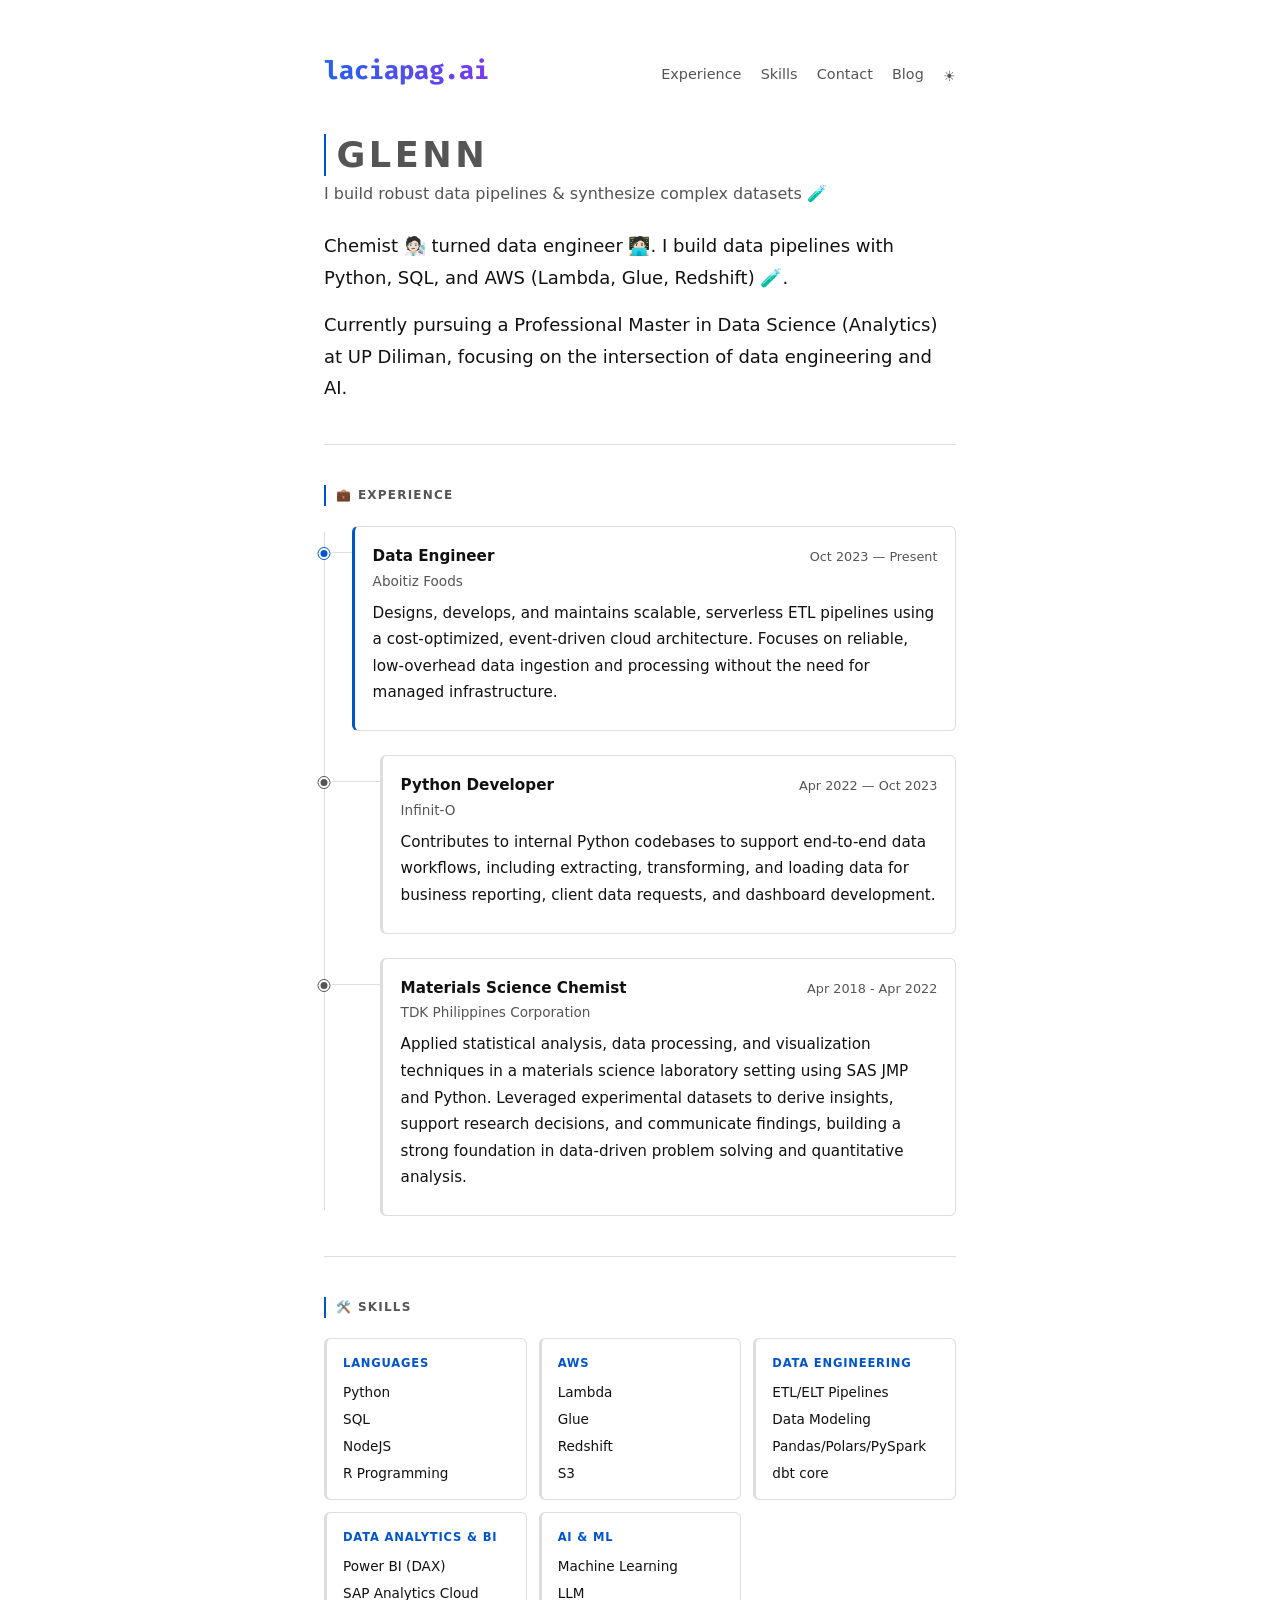
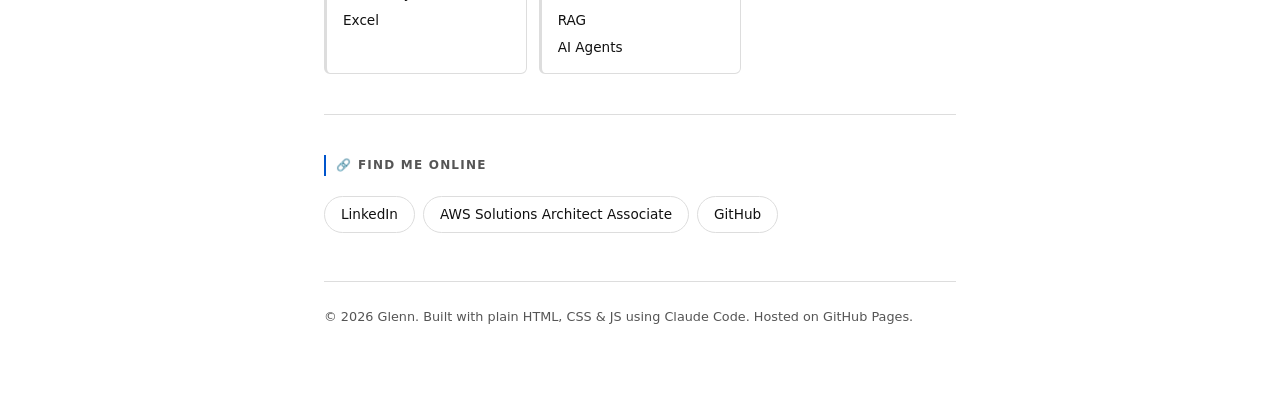
<file: index.html>
<!DOCTYPE html>
<html lang="en">
<head>
  <meta charset="UTF-8" />
  <meta name="viewport" content="width=device-width, initial-scale=1.0" />
  <title>Glenn Laciapag</title>
  <meta name="description" content="Data engineer specializing in Python, SQL, Power BI, and AWS." />
  <meta property="og:type" content="website" />
  <meta property="og:title" content="Glenn Laciapag" />
  <meta property="og:description" content="Data engineer specializing in Python, SQL, Power BI, and AWS." />
  <meta property="og:url" content="https://glaciapag.github.io/LACIAPAGAI-WEB/" />
  <meta name="twitter:card" content="summary" />
  <meta name="twitter:title" content="Glenn Laciapag" />
  <meta name="twitter:description" content="Data engineer specializing in Python, SQL, Power BI, and AWS." />
  <link rel="canonical" href="https://glaciapag.github.io/LACIAPAGAI-WEB/" />
  <link rel="alternate" type="application/rss+xml" title="Glenn Laciapag's Blog" href="feed.xml" />
  <link rel="preconnect" href="https://fonts.googleapis.com" />
  <link href="https://fonts.googleapis.com/css2?family=Fira+Code:wght@400;600&display=swap" rel="stylesheet" />
  <link rel="stylesheet" href="css/style.css" />
</head>
<body>

  <header>
    <h1><a id="site-name" href="./"></a></h1>
    <nav class="header-nav" id="header-nav">
      <button class="theme-toggle" id="theme-toggle" aria-label="Toggle theme">☀︎</button>
    </nav>
  </header>

  <!-- HERO + ABOUT -->
  <section id="hero">
    <h2 class="hero-name" id="hero-name"></h2>
    <p class="hero-tagline" id="hero-tagline"></p>
  </section>
  <section id="about">
    <div class="bio" id="about-paragraphs"></div>
  </section>

  <hr />

  <!-- EXPERIENCE -->
  <section id="experience">
    <h2>💼 Experience</h2>
    <div class="timeline" id="experience-list"></div>
  </section>

  <hr />

  <!-- SKILLS -->
  <section id="skills">
    <h2>🛠️ Skills</h2>
    <div class="skills-grid" id="skills-list"></div>
  </section>

  <hr />

  <!-- CONTACT -->
  <section id="contact">
    <h2>🔗 Find me online</h2>
    <div id="contact-links"></div>
  </section>

  <footer>
    <p id="footer-text"></p>
  </footer>

  <script src="js/main.js"></script>
</body>
</html>
</file>
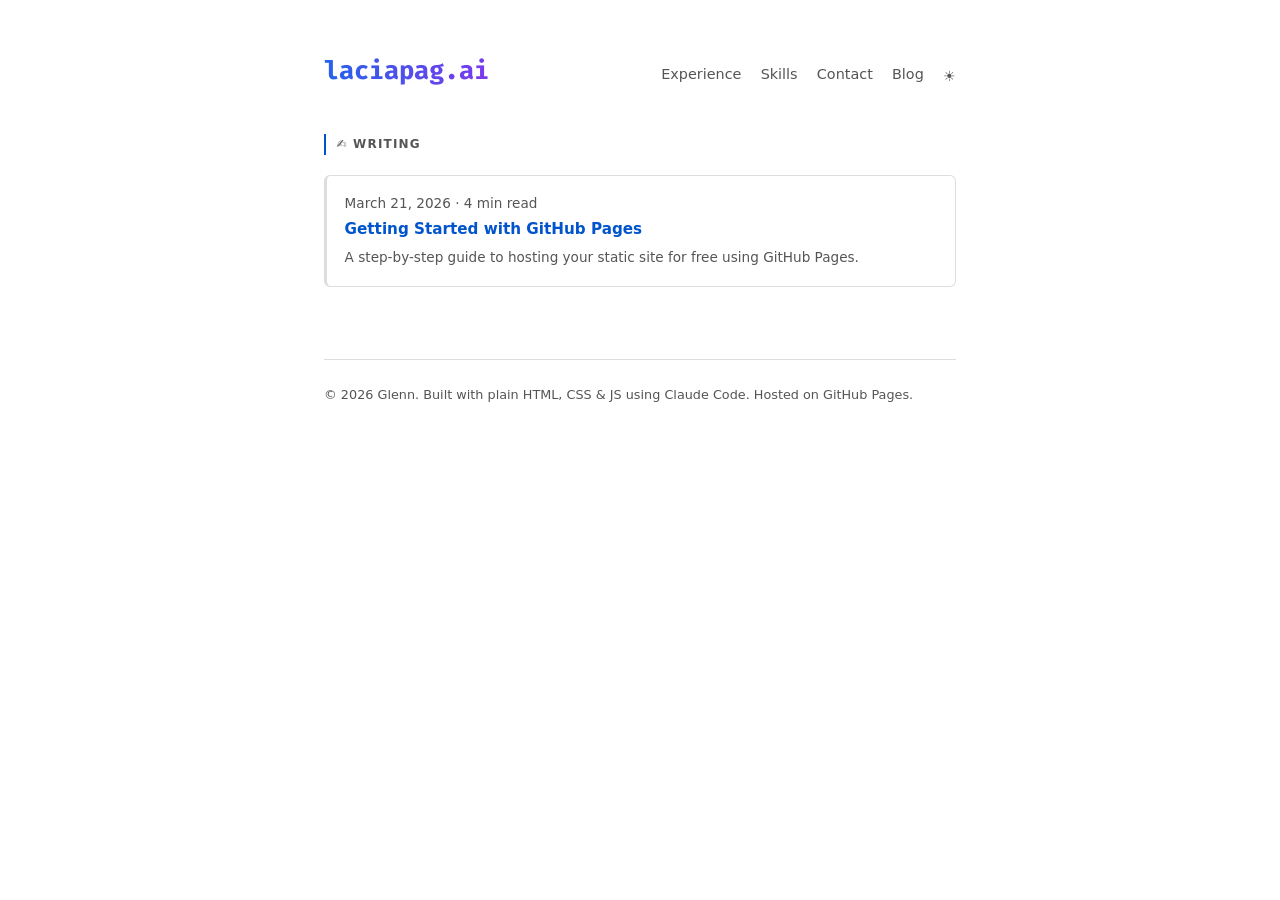
<file: blog/index.html>
<!DOCTYPE html>
<html lang="en">
<head>
  <meta charset="UTF-8" />
  <meta name="viewport" content="width=device-width, initial-scale=1.0" />
  <meta name="description" content="Writing" />
  <title>Blog — Glenn Laciapag</title>
  <meta property="og:type" content="website" />
  <meta property="og:title" content="Blog — Glenn Laciapag" />
  <meta property="og:description" content="Writing" />
  <meta property="og:url" content="https://glaciapag.github.io/LACIAPAGAI-WEB/blog/" />
  <meta name="twitter:card" content="summary" />
  <meta name="twitter:title" content="Blog — Glenn Laciapag" />
  <meta name="twitter:description" content="Writing" />
  <link rel="canonical" href="https://glaciapag.github.io/LACIAPAGAI-WEB/blog/" />
  <link rel="alternate" type="application/rss+xml" title="Glenn Laciapag's Blog" href="../feed.xml" />
  <link rel="preconnect" href="https://fonts.googleapis.com" />
  <link href="https://fonts.googleapis.com/css2?family=Fira+Code:wght@400;600&display=swap" rel="stylesheet" />
  <link rel="stylesheet" href="../css/style.css" />
</head>
<body>

  <header>
    <h1><a id="site-name" href="../"></a></h1>
    <nav class="header-nav" id="header-nav">
      <button class="theme-toggle" id="theme-toggle" aria-label="Toggle theme">☀︎</button>
    </nav>
  </header>

  <section>
    <h2>✍️ Writing</h2>
    <div class="blog-list" id="blog-list"></div>
    <div class="blog-pagination" id="blog-pagination"></div>
  </section>

  <footer>
    <p id="footer-text"></p>
  </footer>

  <script src="../js/main.js"></script>
</body>
</html>
</file>
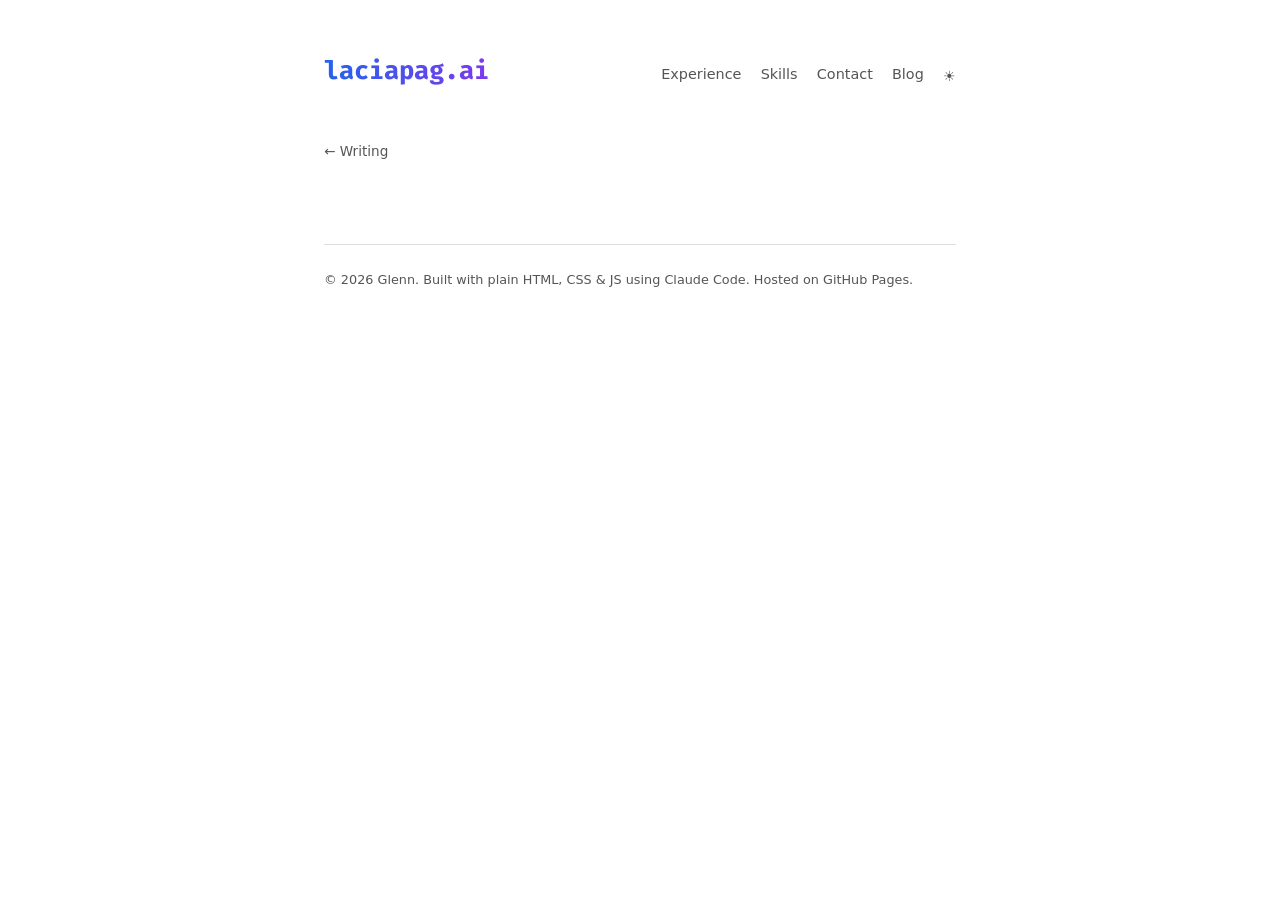
<file: blog/post.html>
<!DOCTYPE html>
<html lang="en">
<head>
  <meta charset="UTF-8" />
  <meta name="viewport" content="width=device-width, initial-scale=1.0" />
  <title>Blog Post — Glenn Laciapag</title>
  <meta name="description" content="A blog post by Glenn Laciapag." />
  <meta property="og:type" content="article" />
  <meta property="og:title" content="Blog Post — Glenn Laciapag" />
  <meta property="og:description" content="A blog post by Glenn Laciapag." />
  <meta name="twitter:card" content="summary" />
  <meta name="twitter:title" content="Blog Post — Glenn Laciapag" />
  <meta name="twitter:description" content="A blog post by Glenn Laciapag." />
  <link rel="canonical" href="https://glaciapag.github.io/LACIAPAGAI-WEB/blog/post.html" />
  <link rel="alternate" type="application/rss+xml" title="Glenn Laciapag's Blog" href="../feed.xml" />
  <link rel="preconnect" href="https://fonts.googleapis.com" />
  <link href="https://fonts.googleapis.com/css2?family=Fira+Code:wght@400;600&display=swap" rel="stylesheet" />
  <link rel="stylesheet" href="../css/style.css" />
  <link rel="stylesheet" id="hljs-theme" href="../css/highlight.min.css" />
</head>
<body>

  <header>
    <h1><a id="site-name" href="../"></a></h1>
    <nav class="header-nav" id="header-nav">
      <button class="theme-toggle" id="theme-toggle" aria-label="Toggle theme">☀︎</button>
    </nav>
  </header>

  <a href="./" class="post-back">← Writing</a>

  <h1 class="post-title" id="post-title"></h1>
  <p class="post-meta" id="post-meta"></p>

  <div class="post-body" id="post-body"></div>

  <footer>
    <p id="footer-text"></p>
  </footer>

  <script src="../js/main.js"></script>
  <script src="../js/marked.min.js"></script>
  <script src="../js/highlight.min.js"></script>
  <script>
    marked.use({ breaks: true });

    function setMeta(attr, value, content) {
      const el = document.querySelector(`meta[${attr}="${value}"]`);
      if (el) el.setAttribute('content', content);
    }

    function parseFrontmatter(text) {
      const match = text.match(/^---\n([\s\S]*?)\n---\n([\s\S]*)$/);
      if (!match) return { meta: {}, content: text };
      const meta = {};
      match[1].split('\n').forEach((line) => {
        const [key, ...rest] = line.split(':');
        if (key) meta[key.trim()] = rest.join(':').trim();
      });
      return { meta, content: match[2] };
    }

    async function loadPost() {
      const slug = new URLSearchParams(window.location.search).get('post');
      if (!slug) return;

      try {
        const res = await fetch(`posts/${slug}.md`);
        if (!res.ok) throw new Error();
        const { meta, content } = parseFrontmatter(await res.text());

        document.title = `${meta.title || slug} — Glenn Laciapag`;
        document.querySelector('meta[name="description"]').setAttribute('content', meta.description || '');
        setMeta('property', 'og:title', meta.title || slug);
        setMeta('property', 'og:description', meta.description || '');
        setMeta('name', 'twitter:title', meta.title || slug);
        setMeta('name', 'twitter:description', meta.description || '');
        document.getElementById('post-title').textContent = meta.title || slug;
        document.getElementById('post-meta').textContent = [meta.date, meta.readTime].filter(Boolean).join(' · ');
        document.getElementById('post-body').innerHTML = marked.parse(content);
        try { hljs.highlightAll(); } catch {}
      } catch {
        document.getElementById('post-title').textContent = 'Post not found';
        document.getElementById('post-meta').textContent = '';
      }
    }

    loadPost();
  </script>
</body>
</html>
</file>
<file: css/style.css>
* {
  box-sizing: border-box;
  margin: 0;
  padding: 0;
}

:root {
  --text: #111;
  --muted: #555;
  --link: #0055cc;
  --border: #ddd;
  --bg: #fff;
  --bg-subtle: #f8f8f8;
  --dot: rgba(0, 0, 0, 0.1);
  --max-w: 680px;
  --font: system-ui, sans-serif;
  --font-sans: system-ui, sans-serif;
  --font-mono: 'Fira Code', 'Courier New', monospace;
  --grad-a: #2563eb;
  --grad-b: #7c3aed;
  --glow: rgba(37, 99, 235, 0.07);
  --shadow-hover: 0 4px 16px rgba(0, 0, 0, 0.06);
}

[data-theme="dark"] {
  --text: #e8e8e8;
  --muted: #999;
  --link: #6fa3ff;
  --border: #333;
  --bg: #111;
  --bg-subtle: #1a1a1a;
  --dot: rgba(255, 255, 255, 0.07);
  --glow: rgba(111, 163, 255, 0.08);
  --shadow-hover: 0 4px 16px rgba(0, 0, 0, 0.3);
}

@media (prefers-color-scheme: dark) {
  :root:not([data-theme="light"]) {
    --text: #e8e8e8;
    --muted: #999;
    --link: #6fa3ff;
    --border: #333;
    --bg: #111;
    --bg-subtle: #1a1a1a;
    --dot: rgba(255, 255, 255, 0.07);
    --glow: rgba(111, 163, 255, 0.08);
    --shadow-hover: 0 4px 16px rgba(0, 0, 0, 0.3);
  }
}

html {
  scroll-behavior: smooth;
}

body {
  background: var(--bg);
  color: var(--text);
  font-family: var(--font);
  font-size: 18px;
  line-height: 1.75;
  max-width: var(--max-w);
  margin: 0 auto;
  padding: 3rem 1.5rem 5rem;
  transition: background 0.2s, color 0.2s;
}

a {
  color: var(--link);
  text-decoration: none;
}

a:hover {
  text-decoration: underline;
}

hr {
  border: none;
  border-top: 1px solid var(--border);
  margin: 2.5rem 0;
}

/* HEADER */
header {
  margin-bottom: 2.5rem;
  display: flex;
  align-items: baseline;
  gap: 1.5rem;
  flex-wrap: wrap;
  justify-content: space-between;
}

header h1 {

  font-size: 1.6rem;
  font-weight: 700;
}

header h1 a {
  background: linear-gradient(90deg, var(--grad-a), var(--grad-b));
  -webkit-background-clip: text;
  -webkit-text-fill-color: transparent;
  background-clip: text;
  text-decoration: none;
  font-family: var(--font-mono);
}

header h1 a:hover {
  opacity: 0.8;
}

/* Only the logo keeps monospace — everything else inherits system sans */

.header-nav {
  display: flex;
  flex-wrap: wrap;
  gap: 0.2rem 1.2rem;

  font-size: 0.9rem;
  color: var(--muted);
  align-items: center;
  flex: 1;
  justify-content: flex-end;
}

.header-nav a {
  color: var(--muted);
  position: relative;
  padding-bottom: 2px;
}

.header-nav a::after {
  content: '';
  position: absolute;
  left: 0;
  bottom: 0;
  width: 0;
  height: 1px;
  background: var(--link);
  transition: width 0.2s ease;
}

.header-nav a:hover {
  color: var(--link);
  text-decoration: none;
}

.header-nav a:hover::after {
  width: 100%;
}

.theme-toggle {
  background: none;
  border: none;
  cursor: pointer;
  font-size: 0.85rem;
  color: var(--muted);
  padding: 0;
  transition: color 0.15s;
}

.theme-toggle:hover {
  color: var(--text);
}

/* HERO */
#hero {
  margin-bottom: 1.5rem;
}

.hero-name {

  font-size: 2.2rem;
  font-weight: 700;
  line-height: 1.2;
  margin-bottom: 0.4rem;
}

.hero-tagline {

  font-size: 1rem;
  color: var(--muted);
  line-height: 1.5;
}

/* SECTIONS */
section {
  margin-bottom: 0;
}

section h2 {

  font-size: 0.75rem;
  font-weight: 700;
  text-transform: uppercase;
  letter-spacing: 0.1em;
  color: var(--muted);
  margin-bottom: 1.25rem;
  padding-left: 0.65rem;
  border-left: 2px solid var(--link);
}

/* ABOUT / BIO */
.bio p {
  margin-bottom: 1rem;
  color: var(--text);
}

.bio p:last-child {
  margin-bottom: 0;
}

.bio {
  position: relative;
}

/* EXPERIENCE TIMELINE */
.timeline {
  position: relative;
  padding-left: 0.5rem;
}

.timeline::before {
  content: '';
  position: absolute;
  left: 0;
  top: 6px;
  bottom: 6px;
  width: 1px;
  background: var(--border);
}

.exp-item {
  position: relative;
  margin-bottom: 1.5rem;
  opacity: 0;
  transform: translateY(12px);
  transition: opacity 0.6s ease, transform 0.6s ease, border-color 0.15s, box-shadow 0.15s;
}

.exp-item.visible {
  opacity: 1;
  transform: translateY(0);
}

.exp-item:last-child {
  margin-bottom: 0;
}

/* Dot on the vertical line */
.exp-item::before {
  content: '';
  position: absolute;
  left: -0.5rem;
  top: 1.4rem;
  width: 7px;
  height: 7px;
  border-radius: 50%;
  background: var(--muted);
  border: 2px solid var(--bg);
  outline: 1px solid var(--muted);
  transform: translateX(-50%);
  z-index: 1;
}

/* Horizontal line from dot to card */
.exp-item::after {
  content: '';
  position: absolute;
  top: 1.65rem;
  height: 1px;
  background: var(--border);
}

/* Card */
.exp-card {
  border: 1px solid var(--border);
  border-left: 3px solid var(--border);
  border-radius: 6px;
  padding: 1rem 1.1rem;
  transition: border-color 0.15s, box-shadow 0.15s, transform 0.15s;
}

.exp-item.visible .exp-card:hover {
  transform: translateY(-2px);
  border-color: var(--muted);
  border-left-color: var(--link);
  box-shadow: var(--shadow-hover);
}

/* Current role — full width, accent */
.exp-item:first-child {
  padding-left: 1.25rem;
}

.exp-item:first-child::after {
  left: 0;
  width: 1.25rem;
}

.exp-item:first-child::before {
  background: var(--link);
  outline-color: var(--link);
}

.exp-item:first-child .exp-card {
  border-left-color: var(--link);
}

/* Previous roles — indented further */
.exp-item ~ .exp-item {
  padding-left: 3rem;
}

.exp-item ~ .exp-item::after {
  left: 0;
  width: 3rem;
}

.exp-header {
  display: flex;
  justify-content: space-between;
  align-items: baseline;
  flex-wrap: wrap;
  gap: 0.25rem;
}

.exp-role {
  font-weight: bold;

  font-size: 0.95rem;
}

.exp-period {

  font-size: 0.8rem;
  color: var(--muted);
}

.exp-company {

  font-size: 0.85rem;
  color: var(--muted);
  margin-bottom: 0.4rem;
}

.exp-desc {
  font-size: 0.95rem;
  color: var(--text);
  margin-bottom: 0.5rem;
}

.exp-tags {
  display: flex;
  flex-wrap: wrap;
  gap: 0.35rem;
}

.exp-tag {

  font-size: 0.72rem;
  color: var(--muted);
  border: 1px solid var(--border);
  border-radius: 3px;
  padding: 0.1rem 0.45rem;
}

/* SKILLS CARDS */
.skills-grid {
  display: grid;
  grid-template-columns: repeat(auto-fill, minmax(180px, 1fr));
  gap: 0.75rem;
}

.skill-card {
  border: 1px solid var(--border);
  border-left: 3px solid var(--border);
  border-radius: 6px;
  padding: 0.85rem 1rem;
  opacity: 0;
  transform: translateY(12px);
  transition: opacity 0.6s ease, transform 0.6s ease, border-color 0.15s, box-shadow 0.15s;
}

.skill-card.visible {
  opacity: 1;
  transform: translateY(0);
}

.skill-card.visible:hover {
  transform: translateY(-2px);
  border-color: var(--muted);
  border-left-color: var(--link);
  box-shadow: var(--shadow-hover);
}

.skill-card h4 {

  font-size: 0.72rem;
  font-weight: 700;
  text-transform: uppercase;
  letter-spacing: 0.07em;
  color: var(--link);
  margin-bottom: 0.5rem;
}

.skill-card ul {
  list-style: none;
  padding-left: 0;

  font-size: 0.85rem;
  display: flex;
  flex-direction: column;
  gap: 0.2rem;
  color: var(--text);
}

/* CONTACT */
#contact-links {
  display: flex;
  flex-wrap: wrap;
  gap: 0.5rem;
}

.contact-pill {
  display: inline-block;

  font-size: 0.85rem;
  color: var(--text);
  border: 1px solid var(--border);
  border-radius: 999px;
  padding: 0.35rem 1rem;
  transition: border-color 0.15s, color 0.15s, background 0.15s;
}

.contact-pill:hover {
  border-color: var(--link);
  color: var(--link);
  text-decoration: none;
  background: var(--bg-subtle);
}

/* FOOTER */
footer {
  margin-top: 3rem;

  font-size: 0.8rem;
  color: var(--muted);
  padding-top: 1.5rem;
  border-top: 1px solid var(--border);
}

/* BLOG LIST */
.blog-list {
  display: flex;
  flex-direction: column;
  gap: 0.75rem;
}

.blog-card {
  border: 1px solid var(--border);
  border-left: 3px solid var(--border);
  border-radius: 6px;
  padding: 1rem 1.1rem;

  display: block;
  color: var(--text);
  transition: border-color 0.15s, transform 0.15s, box-shadow 0.15s;
}

.blog-card:hover {
  border-color: var(--muted);
  border-left-color: var(--link);
  text-decoration: none;
  transform: translateY(-2px);
  box-shadow: var(--shadow-hover);
}

.blog-card-meta {
  font-size: 0.75rem;
  color: var(--muted);
  margin-bottom: 0.25rem;
}

.blog-card h3 {
  font-size: 0.95rem;
  font-weight: 600;
  margin-bottom: 0.25rem;
  color: var(--link);
}

.blog-card p {
  font-size: 0.85rem;
  color: var(--muted);
  margin: 0;
}

/* BLOG PAGINATION */
.blog-pagination {
  display: flex;
  justify-content: space-between;
  align-items: center;
  margin-top: 1.5rem;

  font-size: 0.85rem;
  color: var(--muted);
}

.blog-pagination a {
  color: var(--link);
}

/* BLOG POST */
.post-back {

  font-size: 0.85rem;
  color: var(--muted);
  display: inline-block;
  margin-bottom: 2rem;
  transition: color 0.15s;
}

.post-back:hover {
  color: var(--link);
  text-decoration: none;
}

.post-title {
  font-size: 1.6rem;

  font-weight: 700;
  margin-bottom: 0.4rem;
  line-height: 1.3;
}

.post-meta {

  font-size: 0.8rem;
  color: var(--muted);
  margin-bottom: 2.5rem;
}

.post-body h2 {

  font-size: 1.1rem;
  font-weight: 700;
  margin: 2rem 0 0.75rem;
  text-transform: none;
  letter-spacing: 0;
  color: var(--text);
}

.post-body h3 {

  font-size: 0.95rem;
  font-weight: 700;
  margin: 1.5rem 0 0.5rem;
  color: var(--text);
}

.post-body p {
  margin-bottom: 1.1rem;
  font-size: 0.95rem;
}

.post-body ul, .post-body ol {
  padding-left: 1.5rem;
  margin-bottom: 1rem;
  font-size: 0.95rem;
}

.post-body li {
  margin-bottom: 0.3rem;
}

.post-body code {
  font-family: 'Courier New', monospace;
  font-size: 0.85em;
  background: var(--bg-subtle);
  padding: 0.1em 0.35em;
  border-radius: 3px;
}

.post-body pre {
  border-left: 3px solid var(--border);
  padding: 1rem 1.25rem;
  overflow-x: auto;
  margin: 1.25rem 0;
  font-size: 0.85rem;
  border-radius: 4px;
}

.post-body pre code {
  background: none;
  padding: 0;
  font-size: inherit;
}

/* Keep inline code readable in both themes */
[data-theme="dark"] .post-body code:not(pre code) {
  background: #2a2a2a;
  color: #e8e8e8;
}

/* RESPONSIVE — Tablet */
@media (max-width: 768px) {
  .skills-grid {
    grid-template-columns: repeat(auto-fill, minmax(150px, 1fr));
  }

  .hero-name {
    font-size: 1.8rem;
  }
}

/* RESPONSIVE — Mobile */
@media (max-width: 480px) {
  .skills-grid {
    grid-template-columns: 1fr 1fr;
    gap: 0.5rem;
  }

  header {
    flex-direction: column;
    align-items: flex-start;
    gap: 0.5rem;
  }

  .header-nav {
    justify-content: flex-start;
    width: 100%;
  }

  .hero-name {
    font-size: 1.5rem;
  }

  .hero-tagline {
    font-size: 0.9rem;
  }

  .exp-header {
    flex-direction: column;
    gap: 0;
  }

  #contact-links {
    flex-direction: column;
  }

  .contact-pill {
    text-align: center;
  }
}
</file>
<file: css/highlight.min.css>
pre code.hljs{display:block;overflow-x:auto;padding:1em}code.hljs{padding:3px 5px}/*!
  Theme: GitHub Dark
  Description: Dark theme as seen on github.com
  Author: github.com
  Maintainer: @Hirse
  Updated: 2021-05-15

  Outdated base version: https://github.com/primer/github-syntax-dark
  Current colors taken from GitHub's CSS
*/.hljs{color:#c9d1d9;background:#0d1117}.hljs-doctag,.hljs-keyword,.hljs-meta .hljs-keyword,.hljs-template-tag,.hljs-template-variable,.hljs-type,.hljs-variable.language_{color:#ff7b72}.hljs-title,.hljs-title.class_,.hljs-title.class_.inherited__,.hljs-title.function_{color:#d2a8ff}.hljs-attr,.hljs-attribute,.hljs-literal,.hljs-meta,.hljs-number,.hljs-operator,.hljs-selector-attr,.hljs-selector-class,.hljs-selector-id,.hljs-variable{color:#79c0ff}.hljs-meta .hljs-string,.hljs-regexp,.hljs-string{color:#a5d6ff}.hljs-built_in,.hljs-symbol{color:#ffa657}.hljs-code,.hljs-comment,.hljs-formula{color:#8b949e}.hljs-name,.hljs-quote,.hljs-selector-pseudo,.hljs-selector-tag{color:#7ee787}.hljs-subst{color:#c9d1d9}.hljs-section{color:#1f6feb;font-weight:700}.hljs-bullet{color:#f2cc60}.hljs-emphasis{color:#c9d1d9;font-style:italic}.hljs-strong{color:#c9d1d9;font-weight:700}.hljs-addition{color:#aff5b4;background-color:#033a16}.hljs-deletion{color:#ffdcd7;background-color:#67060c}
</file>
